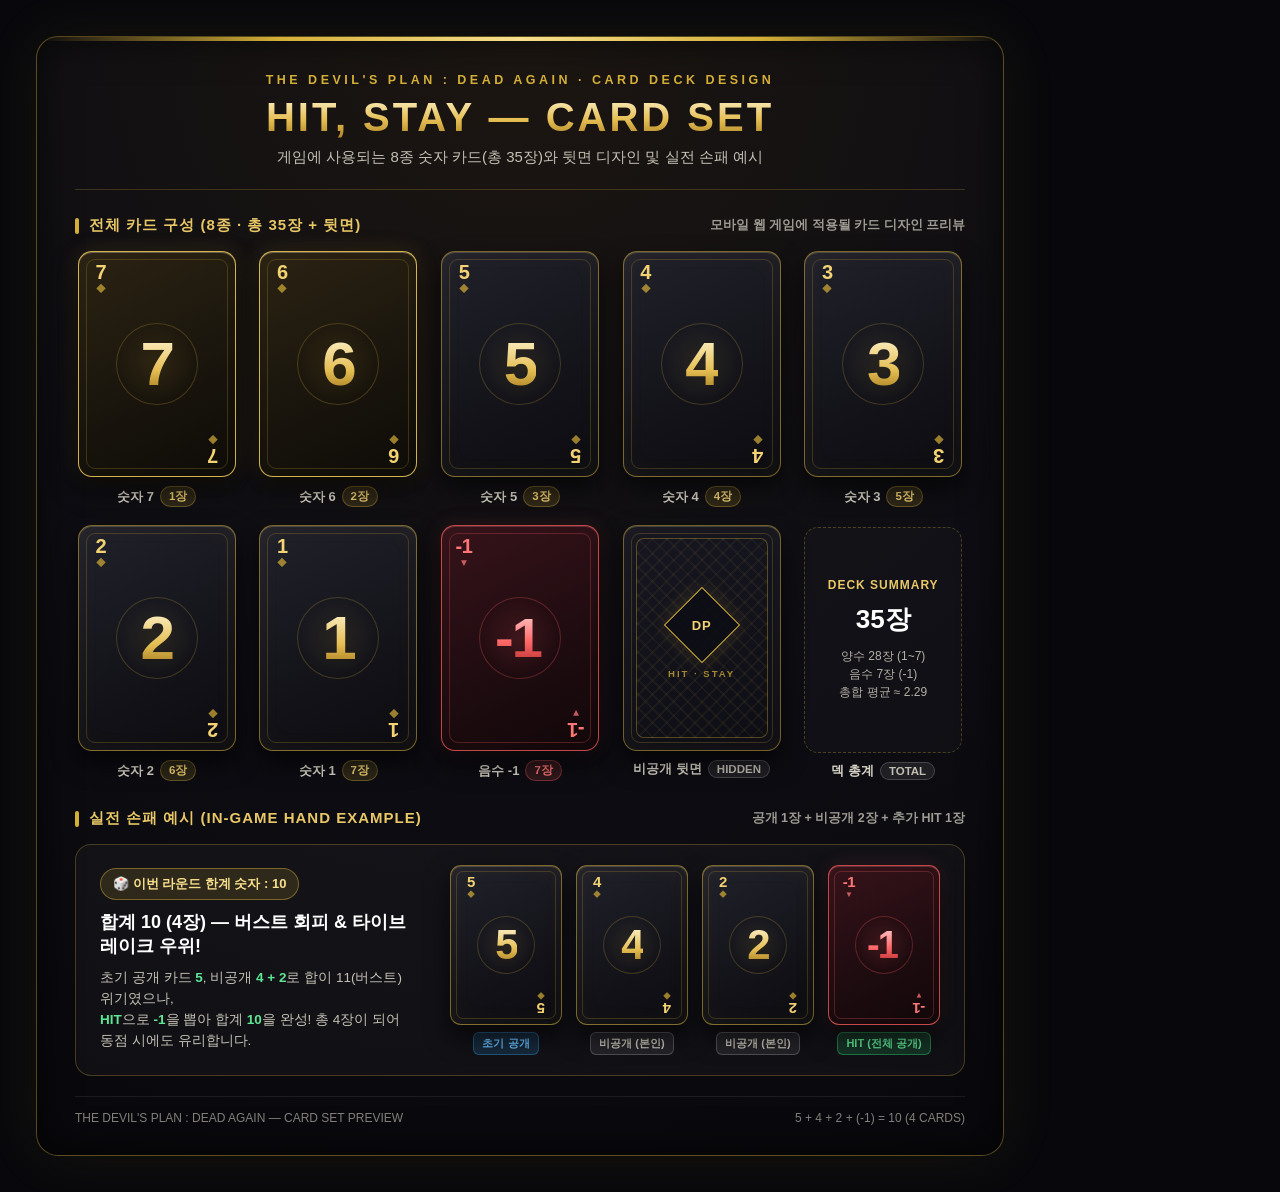
<file: hit_stay_cards.html>
<!DOCTYPE html>
<html lang="ko">
<head>
<meta charset="UTF-8" />
<meta name="viewport" content="width=device-width, initial-scale=1.0" />
<title>HIT, STAY — Card Design Showcase</title>
<style>
  * {
    box-sizing: border-box;
    margin: 0;
    padding: 0;
  }
  body {
    width: 1040px;
    background: #08080c;
    color: #f3f1ea;
    font-family: "Apple SD Gothic Neo", "Pretendard", "Noto Sans KR", -apple-system, BlinkMacSystemFont, sans-serif;
    padding: 36px;
    -webkit-font-smoothing: antialiased;
  }
  .frame {
    position: relative;
    background: radial-gradient(circle at 50% 0%, #1c1611 0%, #0d0d13 55%, #08080c 100%);
    border: 1.5px solid rgba(212, 175, 55, 0.38);
    border-radius: 22px;
    padding: 36px 38px 30px;
    box-shadow: 0 0 60px rgba(212, 175, 55, 0.08), inset 0 0 40px rgba(0, 0, 0, 0.65);
    overflow: hidden;
  }
  .frame::before {
    content: "";
    position: absolute;
    top: 0; left: 0; right: 0;
    height: 4px;
    background: linear-gradient(90deg, transparent, #d4af37, #f7df8c, #d4af37, transparent);
  }

  /* Header */
  .header {
    text-align: center;
    padding-bottom: 22px;
    border-bottom: 1px solid rgba(212, 175, 55, 0.22);
    margin-bottom: 26px;
  }
  .eyebrow {
    font-size: 12.5px;
    font-weight: 700;
    letter-spacing: 3.5px;
    color: #d4af37;
    text-transform: uppercase;
    margin-bottom: 8px;
  }
  .title {
    font-size: 40px;
    font-weight: 900;
    letter-spacing: 3px;
    background: linear-gradient(180deg, #fff5d1 0%, #e5be53 55%, #a87e22 100%);
    -webkit-background-clip: text;
    -webkit-text-fill-color: transparent;
    margin-bottom: 8px;
  }
  .subtitle {
    font-size: 15px;
    color: #c4c0b4;
  }

  /* Section Title */
  .section-title {
    display: flex;
    align-items: center;
    justify-content: space-between;
    margin-bottom: 16px;
  }
  .section-left {
    display: flex;
    align-items: center;
    gap: 10px;
    font-size: 15px;
    font-weight: 800;
    color: #e8c766;
    letter-spacing: 1px;
    text-transform: uppercase;
  }
  .section-left .bar {
    width: 4px;
    height: 16px;
    background: #d4af37;
    border-radius: 2px;
  }
  .section-right {
    font-size: 12.5px;
    color: #9e9b93;
    font-weight: 600;
  }

  /* Playing Card Grid */
  .card-grid {
    display: grid;
    grid-template-columns: repeat(5, 1fr);
    gap: 18px;
    margin-bottom: 28px;
  }

  .card-slot {
    display: flex;
    flex-direction: column;
    align-items: center;
    gap: 9px;
  }

  /* Realistic Playing Card */
  .playing-card {
    width: 158px;
    height: 226px;
    border-radius: 14px;
    position: relative;
    padding: 10px;
    background: linear-gradient(155deg, #21212b 0%, #121218 65%, #0c0c11 100%);
    border: 1.5px solid rgba(212, 175, 55, 0.55);
    box-shadow:
      0 12px 24px rgba(0, 0, 0, 0.6),
      inset 0 1px 0 rgba(255, 245, 209, 0.18),
      inset 0 0 24px rgba(212, 175, 55, 0.05);
    display: flex;
    flex-direction: column;
    justify-content: space-between;
    overflow: hidden;
  }
  .playing-card::after {
    content: "";
    position: absolute;
    inset: 7px;
    border: 1px solid rgba(212, 175, 55, 0.22);
    border-radius: 9px;
    pointer-events: none;
  }

  /* Special Tier Accents */
  .playing-card.rare {
    background: linear-gradient(155deg, #2b2313 0%, #17130c 65%, #0e0c08 100%);
    border-color: rgba(245, 206, 91, 0.85);
    box-shadow:
      0 12px 26px rgba(0, 0, 0, 0.65),
      0 0 22px rgba(212, 175, 55, 0.16),
      inset 0 1px 0 rgba(255, 245, 209, 0.3);
  }
  .playing-card.minus {
    background: linear-gradient(155deg, #36131a 0%, #1c0b0f 65%, #12070a 100%);
    border-color: rgba(235, 87, 87, 0.8);
    box-shadow:
      0 12px 26px rgba(0, 0, 0, 0.65),
      0 0 20px rgba(235, 87, 87, 0.14),
      inset 0 1px 0 rgba(255, 160, 160, 0.22);
  }
  .playing-card.minus::after {
    border-color: rgba(235, 87, 87, 0.28);
  }

  /* Corner Index */
  .corner {
    display: flex;
    flex-direction: column;
    align-items: center;
    line-height: 1;
    z-index: 2;
    width: 24px;
  }
  .corner.bottom {
    align-self: flex-end;
    transform: rotate(180deg);
  }
  .corner-num {
    font-size: 20px;
    font-weight: 900;
    color: #f3d273;
    letter-spacing: -0.5px;
  }
  .playing-card.minus .corner-num {
    color: #ff7675;
  }
  .corner-suit {
    font-size: 10px;
    color: rgba(212, 175, 55, 0.7);
    margin-top: 2px;
  }
  .playing-card.minus .corner-suit {
    color: rgba(255, 118, 117, 0.75);
  }

  /* Center Art */
  .card-center {
    position: absolute;
    inset: 0;
    display: flex;
    flex-direction: column;
    align-items: center;
    justify-content: center;
    z-index: 1;
  }
  .center-ring {
    width: 82px;
    height: 82px;
    border-radius: 50%;
    border: 1px solid rgba(212, 175, 55, 0.24);
    background: radial-gradient(circle, rgba(212, 175, 55, 0.1) 0%, transparent 70%);
    display: flex;
    align-items: center;
    justify-content: center;
  }
  .playing-card.minus .center-ring {
    border-color: rgba(235, 87, 87, 0.3);
    background: radial-gradient(circle, rgba(235, 87, 87, 0.14) 0%, transparent 70%);
  }
  .center-num {
    font-size: 62px;
    font-weight: 900;
    line-height: 1;
    background: linear-gradient(180deg, #fff6d6 0%, #e5be53 60%, #9f751b 100%);
    -webkit-background-clip: text;
    -webkit-text-fill-color: transparent;
    letter-spacing: -2px;
  }
  .playing-card.minus .center-num {
    font-size: 56px;
    background: linear-gradient(180deg, #ffd1d1 0%, #ff6b6b 55%, #b82b2b 100%);
    -webkit-background-clip: text;
    -webkit-text-fill-color: transparent;
    padding-right: 4px;
  }

  /* Card Back */
  .playing-card.back {
    background: linear-gradient(155deg, #171722 0%, #0d0d14 100%);
    border-color: rgba(212, 175, 55, 0.5);
    padding: 12px;
  }
  .back-pattern {
    width: 100%;
    height: 100%;
    border-radius: 8px;
    border: 1px solid rgba(212, 175, 55, 0.35);
    background-image:
      repeating-linear-gradient(45deg, rgba(212, 175, 55, 0.06) 0, rgba(212, 175, 55, 0.06) 2px, transparent 2px, transparent 10px),
      repeating-linear-gradient(-45deg, rgba(212, 175, 55, 0.06) 0, rgba(212, 175, 55, 0.06) 2px, transparent 2px, transparent 10px);
    display: flex;
    flex-direction: column;
    align-items: center;
    justify-content: center;
    gap: 8px;
  }
  .back-diamond {
    width: 54px;
    height: 54px;
    border: 1.5px solid #d4af37;
    transform: rotate(45deg);
    display: flex;
    align-items: center;
    justify-content: center;
    background: rgba(13, 13, 20, 0.9);
    box-shadow: 0 0 18px rgba(212, 175, 55, 0.2);
  }
  .back-diamond span {
    transform: rotate(-45deg);
    font-size: 13px;
    font-weight: 900;
    letter-spacing: 1px;
    color: #f3d273;
  }
  .back-label {
    margin-top: 8px;
    font-size: 9.5px;
    font-weight: 800;
    letter-spacing: 2px;
    color: rgba(212, 175, 55, 0.75);
  }

  /* Slot Caption */
  .slot-meta {
    display: flex;
    align-items: center;
    gap: 6px;
    font-size: 13px;
    font-weight: 700;
    color: #d8d4c8;
  }
  .pill {
    font-size: 11.5px;
    font-weight: 800;
    padding: 2px 8px;
    border-radius: 99px;
    background: rgba(212, 175, 55, 0.16);
    color: #f3d273;
    border: 1px solid rgba(212, 175, 55, 0.35);
  }
  .pill.red {
    background: rgba(235, 87, 87, 0.16);
    color: #ff7675;
    border-color: rgba(235, 87, 87, 0.4);
  }
  .pill.gray {
    background: rgba(255, 255, 255, 0.08);
    color: #c2beb3;
    border-color: rgba(255, 255, 255, 0.18);
  }

  /* Hand Example Section */
  .example-box {
    background: rgba(255, 255, 255, 0.03);
    border: 1px solid rgba(212, 175, 55, 0.28);
    border-radius: 16px;
    padding: 20px 24px;
    display: flex;
    align-items: center;
    justify-content: space-between;
    gap: 24px;
  }
  .example-left {
    display: flex;
    flex-direction: column;
    gap: 10px;
    max-width: 310px;
  }
  .target-badge {
    display: inline-flex;
    align-items: center;
    gap: 8px;
    background: rgba(212, 175, 55, 0.15);
    border: 1px solid rgba(212, 175, 55, 0.45);
    padding: 6px 12px;
    border-radius: 99px;
    font-size: 13px;
    font-weight: 800;
    color: #f7df8c;
    width: fit-content;
  }
  .example-title {
    font-size: 18px;
    font-weight: 800;
    color: #ffffff;
  }
  .example-desc {
    font-size: 13.5px;
    color: #c4c0b4;
    line-height: 1.55;
    word-break: keep-all;
  }
  .example-desc strong {
    color: #5ee695;
  }

  .hand-cards {
    display: flex;
    align-items: center;
    gap: 14px;
  }
  .mini-wrap {
    display: flex;
    flex-direction: column;
    align-items: center;
    gap: 7px;
  }
  .playing-card.sm {
    width: 112px;
    height: 160px;
    border-radius: 11px;
    padding: 8px;
  }
  .playing-card.sm::after {
    inset: 5px;
    border-radius: 7px;
  }
  .playing-card.sm .corner-num {
    font-size: 15px;
  }
  .playing-card.sm .corner-suit {
    font-size: 8px;
  }
  .playing-card.sm .center-ring {
    width: 58px;
    height: 58px;
  }
  .playing-card.sm .center-num {
    font-size: 42px;
  }
  .playing-card.sm.minus .center-num {
    font-size: 38px;
  }
  .state-tag {
    font-size: 11px;
    font-weight: 800;
    padding: 3px 8px;
    border-radius: 6px;
  }
  .state-tag.open {
    background: rgba(52, 152, 219, 0.18);
    color: #67b8f5;
    border: 1px solid rgba(52, 152, 219, 0.4);
  }
  .state-tag.secret {
    background: rgba(255, 255, 255, 0.08);
    color: #c4c0b4;
    border: 1px solid rgba(255, 255, 255, 0.2);
  }
  .state-tag.hit {
    background: rgba(46, 204, 113, 0.18);
    color: #5ee695;
    border: 1px solid rgba(46, 204, 113, 0.45);
  }

  .footer {
    margin-top: 20px;
    padding-top: 14px;
    border-top: 1px solid rgba(255, 255, 255, 0.08);
    display: flex;
    justify-content: space-between;
    font-size: 12px;
    color: #827f78;
  }
</style>
</head>
<body>
  <div class="frame">
    <div class="header">
      <div class="eyebrow">The Devil's Plan : Dead Again · Card Deck Design</div>
      <div class="title">HIT, STAY — CARD SET</div>
      <div class="subtitle">게임에 사용되는 8종 숫자 카드(총 35장)와 뒷면 디자인 및 실전 손패 예시</div>
    </div>

    <div class="section-title">
      <div class="section-left"><span class="bar"></span>전체 카드 구성 (8종 · 총 35장 + 뒷면)</div>
      <div class="section-right">모바일 웹 게임에 적용될 카드 디자인 프리뷰</div>
    </div>

    <div class="card-grid">
      <!-- 7 -->
      <div class="card-slot">
        <div class="playing-card rare">
          <div class="corner"><span class="corner-num">7</span><span class="corner-suit">◆</span></div>
          <div class="card-center"><div class="center-ring"><span class="center-num">7</span></div></div>
          <div class="corner bottom"><span class="corner-num">7</span><span class="corner-suit">◆</span></div>
        </div>
        <div class="slot-meta"><span>숫자 7</span><span class="pill">1장</span></div>
      </div>

      <!-- 6 -->
      <div class="card-slot">
        <div class="playing-card rare">
          <div class="corner"><span class="corner-num">6</span><span class="corner-suit">◆</span></div>
          <div class="card-center"><div class="center-ring"><span class="center-num">6</span></div></div>
          <div class="corner bottom"><span class="corner-num">6</span><span class="corner-suit">◆</span></div>
        </div>
        <div class="slot-meta"><span>숫자 6</span><span class="pill">2장</span></div>
      </div>

      <!-- 5 -->
      <div class="card-slot">
        <div class="playing-card">
          <div class="corner"><span class="corner-num">5</span><span class="corner-suit">◆</span></div>
          <div class="card-center"><div class="center-ring"><span class="center-num">5</span></div></div>
          <div class="corner bottom"><span class="corner-num">5</span><span class="corner-suit">◆</span></div>
        </div>
        <div class="slot-meta"><span>숫자 5</span><span class="pill">3장</span></div>
      </div>

      <!-- 4 -->
      <div class="card-slot">
        <div class="playing-card">
          <div class="corner"><span class="corner-num">4</span><span class="corner-suit">◆</span></div>
          <div class="card-center"><div class="center-ring"><span class="center-num">4</span></div></div>
          <div class="corner bottom"><span class="corner-num">4</span><span class="corner-suit">◆</span></div>
        </div>
        <div class="slot-meta"><span>숫자 4</span><span class="pill">4장</span></div>
      </div>

      <!-- 3 -->
      <div class="card-slot">
        <div class="playing-card">
          <div class="corner"><span class="corner-num">3</span><span class="corner-suit">◆</span></div>
          <div class="card-center"><div class="center-ring"><span class="center-num">3</span></div></div>
          <div class="corner bottom"><span class="corner-num">3</span><span class="corner-suit">◆</span></div>
        </div>
        <div class="slot-meta"><span>숫자 3</span><span class="pill">5장</span></div>
      </div>

      <!-- 2 -->
      <div class="card-slot">
        <div class="playing-card">
          <div class="corner"><span class="corner-num">2</span><span class="corner-suit">◆</span></div>
          <div class="card-center"><div class="center-ring"><span class="center-num">2</span></div></div>
          <div class="corner bottom"><span class="corner-num">2</span><span class="corner-suit">◆</span></div>
        </div>
        <div class="slot-meta"><span>숫자 2</span><span class="pill">6장</span></div>
      </div>

      <!-- 1 -->
      <div class="card-slot">
        <div class="playing-card">
          <div class="corner"><span class="corner-num">1</span><span class="corner-suit">◆</span></div>
          <div class="card-center"><div class="center-ring"><span class="center-num">1</span></div></div>
          <div class="corner bottom"><span class="corner-num">1</span><span class="corner-suit">◆</span></div>
        </div>
        <div class="slot-meta"><span>숫자 1</span><span class="pill">7장</span></div>
      </div>

      <!-- -1 -->
      <div class="card-slot">
        <div class="playing-card minus">
          <div class="corner"><span class="corner-num">-1</span><span class="corner-suit">▼</span></div>
          <div class="card-center"><div class="center-ring"><span class="center-num">-1</span></div></div>
          <div class="corner bottom"><span class="corner-num">-1</span><span class="corner-suit">▼</span></div>
        </div>
        <div class="slot-meta"><span>음수 -1</span><span class="pill red">7장</span></div>
      </div>

      <!-- Card Back -->
      <div class="card-slot">
        <div class="playing-card back">
          <div class="back-pattern">
            <div class="back-diamond"><span>DP</span></div>
            <div class="back-label">HIT · STAY</div>
          </div>
        </div>
        <div class="slot-meta"><span>비공개 뒷면</span><span class="pill gray">HIDDEN</span></div>
      </div>

      <!-- Card Back Info / Empty Slot -->
      <div class="card-slot" style="justify-content:center;">
        <div style="width:158px;height:226px;border-radius:14px;border:1px dashed rgba(212,175,55,0.3);background:rgba(255,255,255,0.02);padding:18px;display:flex;flex-direction:column;justify-content:center;gap:10px;text-align:center;">
          <div style="font-size:12px;font-weight:800;color:#e8c766;letter-spacing:1px;">DECK SUMMARY</div>
          <div style="font-size:26px;font-weight:900;color:#fff;">35장</div>
          <div style="font-size:12px;color:#b4b0a5;line-height:1.5;word-break:keep-all;">
            양수 28장 (1~7)<br/>음수 7장 (-1)<br/>총합 평균 ≈ 2.29
          </div>
        </div>
        <div class="slot-meta"><span>덱 총계</span><span class="pill gray">TOTAL</span></div>
      </div>
    </div>

    <div class="section-title">
      <div class="section-left"><span class="bar"></span>실전 손패 예시 (In-Game Hand Example)</div>
      <div class="section-right">공개 1장 + 비공개 2장 + 추가 HIT 1장</div>
    </div>

    <div class="example-box">
      <div class="example-left">
        <div class="target-badge">🎲 이번 라운드 한계 숫자 : 10</div>
        <div class="example-title">합계 10 (4장) — 버스트 회피 &amp; 타이브레이크 우위!</div>
        <div class="example-desc">
          초기 공개 카드 <strong>5</strong>, 비공개 <strong>4 + 2</strong>로 합이 11(버스트) 위기였으나,<br/>
          <strong>HIT</strong>으로 <strong>-1</strong>을 뽑아 합계 <strong>10</strong>을 완성! 총 4장이 되어 동점 시에도 유리합니다.
        </div>
      </div>

      <div class="hand-cards">
        <div class="mini-wrap">
          <div class="playing-card sm">
            <div class="corner"><span class="corner-num">5</span><span class="corner-suit">◆</span></div>
            <div class="card-center"><div class="center-ring"><span class="center-num">5</span></div></div>
            <div class="corner bottom"><span class="corner-num">5</span><span class="corner-suit">◆</span></div>
          </div>
          <span class="state-tag open">초기 공개</span>
        </div>

        <div class="mini-wrap">
          <div class="playing-card sm">
            <div class="corner"><span class="corner-num">4</span><span class="corner-suit">◆</span></div>
            <div class="card-center"><div class="center-ring"><span class="center-num">4</span></div></div>
            <div class="corner bottom"><span class="corner-num">4</span><span class="corner-suit">◆</span></div>
          </div>
          <span class="state-tag secret">비공개 (본인)</span>
        </div>

        <div class="mini-wrap">
          <div class="playing-card sm">
            <div class="corner"><span class="corner-num">2</span><span class="corner-suit">◆</span></div>
            <div class="card-center"><div class="center-ring"><span class="center-num">2</span></div></div>
            <div class="corner bottom"><span class="corner-num">2</span><span class="corner-suit">◆</span></div>
          </div>
          <span class="state-tag secret">비공개 (본인)</span>
        </div>

        <div class="mini-wrap">
          <div class="playing-card sm minus">
            <div class="corner"><span class="corner-num">-1</span><span class="corner-suit">▼</span></div>
            <div class="card-center"><div class="center-ring"><span class="center-num">-1</span></div></div>
            <div class="corner bottom"><span class="corner-num">-1</span><span class="corner-suit">▼</span></div>
          </div>
          <span class="state-tag hit">HIT (전체 공개)</span>
        </div>
      </div>
    </div>

    <div class="footer">
      <span>THE DEVIL'S PLAN : DEAD AGAIN — CARD SET PREVIEW</span>
      <span>5 + 4 + 2 + (-1) = 10 (4 CARDS)</span>
    </div>
  </div>
</body>
</html>
</file>
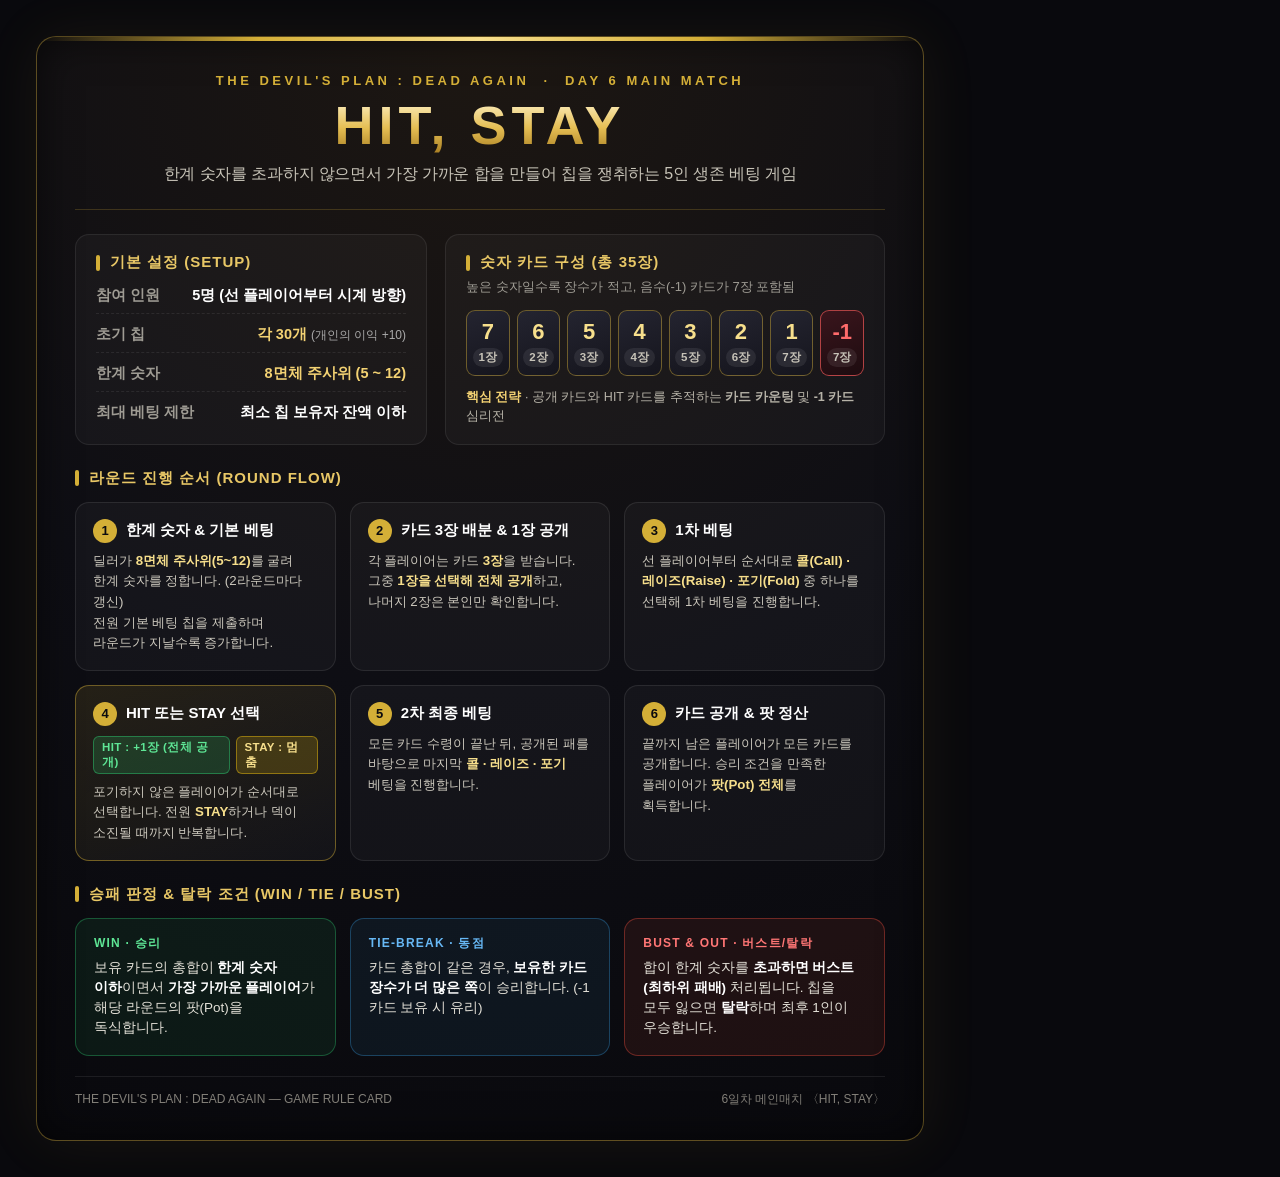
<file: hit_stay_rules.html>
<!DOCTYPE html>
<html lang="ko">
<head>
<meta charset="UTF-8" />
<meta name="viewport" content="width=device-width, initial-scale=1.0" />
<title>HIT, STAY — Rules</title>
<style>
  * {
    box-sizing: border-box;
    margin: 0;
    padding: 0;
  }
  body {
    width: 960px;
    background: #09090d;
    color: #f3f1ea;
    font-family: "Apple SD Gothic Neo", "Pretendard", "Noto Sans KR", -apple-system, BlinkMacSystemFont, sans-serif;
    padding: 36px;
    -webkit-font-smoothing: antialiased;
  }
  .frame {
    position: relative;
    background: radial-gradient(circle at 50% 0%, #1d1712 0%, #0e0e14 55%, #09090d 100%);
    border: 1.5px solid rgba(212, 175, 55, 0.38);
    border-radius: 20px;
    padding: 36px 38px 32px;
    box-shadow: 0 0 60px rgba(212, 175, 55, 0.08), inset 0 0 40px rgba(0, 0, 0, 0.6);
    overflow: hidden;
  }
  .frame::before {
    content: "";
    position: absolute;
    top: 0;
    left: 0;
    right: 0;
    height: 4px;
    background: linear-gradient(90deg, transparent, #d4af37, #f7df8c, #d4af37, transparent);
  }

  /* Header */
  .header {
    text-align: center;
    padding-bottom: 24px;
    border-bottom: 1px solid rgba(212, 175, 55, 0.22);
    margin-bottom: 24px;
  }
  .eyebrow {
    font-size: 13px;
    font-weight: 700;
    letter-spacing: 3.5px;
    color: #d4af37;
    text-transform: uppercase;
    margin-bottom: 8px;
  }
  .title {
    font-size: 54px;
    font-weight: 900;
    letter-spacing: 5px;
    line-height: 1.08;
    background: linear-gradient(180deg, #fff5d1 0%, #e5be53 55%, #a87e22 100%);
    -webkit-background-clip: text;
    -webkit-text-fill-color: transparent;
    margin-bottom: 10px;
  }
  .subtitle {
    font-size: 16px;
    color: #c8c4b8;
    font-weight: 500;
    letter-spacing: -0.2px;
  }

  /* Section Titles */
  .section-title {
    display: flex;
    align-items: center;
    gap: 10px;
    font-size: 15px;
    font-weight: 800;
    color: #e8c766;
    letter-spacing: 1px;
    margin-bottom: 14px;
    text-transform: uppercase;
  }
  .section-title .bar {
    width: 4px;
    height: 16px;
    background: #d4af37;
    border-radius: 2px;
  }

  /* Top Grid: Setup + Deck */
  .top-grid {
    display: grid;
    grid-template-columns: 1fr 1.25fr;
    gap: 18px;
    margin-bottom: 24px;
  }
  .panel {
    background: rgba(255, 255, 255, 0.03);
    border: 1px solid rgba(255, 255, 255, 0.08);
    border-radius: 14px;
    padding: 18px 20px;
  }
  .info-list {
    list-style: none;
    display: flex;
    flex-direction: column;
    gap: 11px;
  }
  .info-list li {
    display: flex;
    justify-content: space-between;
    align-items: center;
    font-size: 14.5px;
    border-bottom: 1px dashed rgba(255, 255, 255, 0.08);
    padding-bottom: 8px;
  }
  .info-list li:last-child {
    border-bottom: none;
    padding-bottom: 0;
  }
  .info-label {
    color: #9e9b93;
    font-weight: 600;
  }
  .info-val {
    color: #ffffff;
    font-weight: 700;
    text-align: right;
  }
  .highlight-gold {
    color: #f3d273;
  }

  /* Card Deck Visualization */
  .deck-sub {
    font-size: 13px;
    color: #9e9b93;
    margin-top: -8px;
    margin-bottom: 14px;
  }
  .cards-row {
    display: grid;
    grid-template-columns: repeat(8, 1fr);
    gap: 7px;
  }
  .mini-card {
    background: linear-gradient(160deg, #242430 0%, #15151d 100%);
    border: 1.5px solid rgba(212, 175, 55, 0.45);
    border-radius: 9px;
    padding: 10px 4px 8px;
    text-align: center;
    display: flex;
    flex-direction: column;
    align-items: center;
    gap: 5px;
  }
  .mini-card.minus {
    background: linear-gradient(160deg, #3a151c 0%, #1d0c10 100%);
    border-color: rgba(235, 87, 87, 0.7);
  }
  .card-num {
    font-size: 22px;
    font-weight: 900;
    color: #f7df8c;
    line-height: 1;
  }
  .mini-card.minus .card-num {
    color: #ff6b6b;
  }
  .card-cnt {
    font-size: 11.5px;
    font-weight: 700;
    color: #c7c3b8;
    background: rgba(255, 255, 255, 0.08);
    padding: 2px 6px;
    border-radius: 99px;
  }
  .deck-note {
    margin-top: 12px;
    font-size: 12.5px;
    color: #b7b3a8;
    line-height: 1.5;
    word-break: keep-all;
  }

  /* Round Flow */
  .steps-grid {
    display: grid;
    grid-template-columns: repeat(3, 1fr);
    gap: 14px;
    margin-bottom: 24px;
  }
  .step-card {
    background: rgba(255, 255, 255, 0.032);
    border: 1px solid rgba(255, 255, 255, 0.09);
    border-radius: 14px;
    padding: 16px 17px;
    display: flex;
    flex-direction: column;
    gap: 8px;
  }
  .step-card.featured {
    background: linear-gradient(160deg, rgba(212, 175, 55, 0.12) 0%, rgba(255, 255, 255, 0.03) 100%);
    border-color: rgba(212, 175, 55, 0.45);
  }
  .step-head {
    display: flex;
    align-items: center;
    gap: 9px;
  }
  .step-num {
    width: 24px;
    height: 24px;
    border-radius: 50%;
    background: #d4af37;
    color: #0b0b0f;
    font-size: 13px;
    font-weight: 900;
    display: flex;
    align-items: center;
    justify-content: center;
    flex-shrink: 0;
  }
  .step-name {
    font-size: 15px;
    font-weight: 800;
    color: #ffffff;
  }
  .step-desc {
    font-size: 13.3px;
    color: #ccc8bd;
    line-height: 1.55;
    word-break: keep-all;
  }
  .step-desc strong {
    color: #f7df8c;
    font-weight: 700;
  }
  .badge-row {
    display: flex;
    gap: 6px;
    margin-top: 2px;
  }
  .badge {
    font-size: 11.5px;
    font-weight: 800;
    padding: 3px 8px;
    border-radius: 6px;
    letter-spacing: 0.4px;
  }
  .badge.hit {
    background: rgba(46, 204, 113, 0.18);
    color: #5ee695;
    border: 1px solid rgba(46, 204, 113, 0.45);
  }
  .badge.stay {
    background: rgba(241, 196, 15, 0.18);
    color: #f7df8c;
    border: 1px solid rgba(241, 196, 15, 0.45);
  }

  /* Rules Footer Grid: Win / Tie / Bust */
  .outcomes-grid {
    display: grid;
    grid-template-columns: repeat(3, 1fr);
    gap: 14px;
    margin-bottom: 20px;
  }
  .outcome {
    border-radius: 14px;
    padding: 16px 18px;
    border: 1px solid;
  }
  .outcome.win {
    background: rgba(46, 204, 113, 0.08);
    border-color: rgba(46, 204, 113, 0.35);
  }
  .outcome.tie {
    background: rgba(52, 152, 219, 0.08);
    border-color: rgba(52, 152, 219, 0.35);
  }
  .outcome.bust {
    background: rgba(231, 76, 60, 0.09);
    border-color: rgba(231, 76, 60, 0.4);
  }
  .outcome-tag {
    font-size: 12px;
    font-weight: 900;
    letter-spacing: 1.2px;
    margin-bottom: 6px;
  }
  .outcome.win .outcome-tag { color: #5ee695; }
  .outcome.tie .outcome-tag { color: #67b8f5; }
  .outcome.bust .outcome-tag { color: #ff7675; }
  .outcome-text {
    font-size: 13.5px;
    color: #e4e1d8;
    line-height: 1.5;
    word-break: keep-all;
  }
  .outcome-text strong {
    color: #ffffff;
  }

  /* Footer */
  .footer {
    display: flex;
    justify-content: space-between;
    align-items: center;
    padding-top: 14px;
    border-top: 1px solid rgba(255, 255, 255, 0.08);
    font-size: 12px;
    color: #827f78;
  }
</style>
</head>
<body>
  <div class="frame">
    <div class="header">
      <div class="eyebrow">The Devil's Plan : Dead Again &nbsp;·&nbsp; Day 6 Main Match</div>
      <div class="title">HIT, STAY</div>
      <div class="subtitle">한계 숫자를 초과하지 않으면서 가장 가까운 합을 만들어 칩을 쟁취하는 5인 생존 베팅 게임</div>
    </div>

    <div class="top-grid">
      <div class="panel">
        <div class="section-title"><span class="bar"></span>기본 설정 (Setup)</div>
        <ul class="info-list">
          <li>
            <span class="info-label">참여 인원</span>
            <span class="info-val">5명 (선 플레이어부터 시계 방향)</span>
          </li>
          <li>
            <span class="info-label">초기 칩</span>
            <span class="info-val highlight-gold">각 30개 <span style="font-size:12px;color:#aaa;font-weight:500;">(개인의 이익 +10)</span></span>
          </li>
          <li>
            <span class="info-label">한계 숫자</span>
            <span class="info-val highlight-gold">8면체 주사위 (5 ~ 12)</span>
          </li>
          <li>
            <span class="info-label">최대 베팅 제한</span>
            <span class="info-val">최소 칩 보유자 잔액 이하</span>
          </li>
        </ul>
      </div>

      <div class="panel">
        <div class="section-title"><span class="bar"></span>숫자 카드 구성 (총 35장)</div>
        <div class="deck-sub">높은 숫자일수록 장수가 적고, 음수(-1) 카드가 7장 포함됨</div>
        <div class="cards-row">
          <div class="mini-card"><div class="card-num">7</div><div class="card-cnt">1장</div></div>
          <div class="mini-card"><div class="card-num">6</div><div class="card-cnt">2장</div></div>
          <div class="mini-card"><div class="card-num">5</div><div class="card-cnt">3장</div></div>
          <div class="mini-card"><div class="card-num">4</div><div class="card-cnt">4장</div></div>
          <div class="mini-card"><div class="card-num">3</div><div class="card-cnt">5장</div></div>
          <div class="mini-card"><div class="card-num">2</div><div class="card-cnt">6장</div></div>
          <div class="mini-card"><div class="card-num">1</div><div class="card-cnt">7장</div></div>
          <div class="mini-card minus"><div class="card-num">-1</div><div class="card-cnt">7장</div></div>
        </div>
        <div class="deck-note">
          <strong style="color:#f3d273;">핵심 전략</strong> · 공개 카드와 HIT 카드를 추적하는 <strong>카드 카운팅</strong> 및 <strong>-1 카드</strong> 심리전
        </div>
      </div>
    </div>

    <div class="section-title"><span class="bar"></span>라운드 진행 순서 (Round Flow)</div>
    <div class="steps-grid">
      <div class="step-card">
        <div class="step-head">
          <div class="step-num">1</div>
          <div class="step-name">한계 숫자 &amp; 기본 베팅</div>
        </div>
        <div class="step-desc">
          딜러가 <strong>8면체 주사위(5~12)</strong>를 굴려 한계 숫자를 정합니다. (2라운드마다 갱신)<br/>
          전원 기본 베팅 칩을 제출하며 라운드가 지날수록 증가합니다.
        </div>
      </div>

      <div class="step-card">
        <div class="step-head">
          <div class="step-num">2</div>
          <div class="step-name">카드 3장 배분 &amp; 1장 공개</div>
        </div>
        <div class="step-desc">
          각 플레이어는 카드 <strong>3장</strong>을 받습니다.<br/>
          그중 <strong>1장을 선택해 전체 공개</strong>하고, 나머지 2장은 본인만 확인합니다.
        </div>
      </div>

      <div class="step-card">
        <div class="step-head">
          <div class="step-num">3</div>
          <div class="step-name">1차 베팅</div>
        </div>
        <div class="step-desc">
          선 플레이어부터 순서대로 <strong>콜(Call) · 레이즈(Raise) · 포기(Fold)</strong> 중 하나를 선택해 1차 베팅을 진행합니다.
        </div>
      </div>

      <div class="step-card featured">
        <div class="step-head">
          <div class="step-num">4</div>
          <div class="step-name">HIT 또는 STAY 선택</div>
        </div>
        <div class="badge-row">
          <span class="badge hit">HIT : +1장 (전체 공개)</span>
          <span class="badge stay">STAY : 멈춤</span>
        </div>
        <div class="step-desc">
          포기하지 않은 플레이어가 순서대로 선택합니다. 전원 <strong>STAY</strong>하거나 덱이 소진될 때까지 반복합니다.
        </div>
      </div>

      <div class="step-card">
        <div class="step-head">
          <div class="step-num">5</div>
          <div class="step-name">2차 최종 베팅</div>
        </div>
        <div class="step-desc">
          모든 카드 수령이 끝난 뒤, 공개된 패를 바탕으로 마지막 <strong>콜 · 레이즈 · 포기</strong> 베팅을 진행합니다.
        </div>
      </div>

      <div class="step-card">
        <div class="step-head">
          <div class="step-num">6</div>
          <div class="step-name">카드 공개 &amp; 팟 정산</div>
        </div>
        <div class="step-desc">
          끝까지 남은 플레이어가 모든 카드를 공개합니다. 승리 조건을 만족한 플레이어가 <strong>팟(Pot) 전체</strong>를 획득합니다.
        </div>
      </div>
    </div>

    <div class="section-title"><span class="bar"></span>승패 판정 &amp; 탈락 조건 (Win / Tie / Bust)</div>
    <div class="outcomes-grid">
      <div class="outcome win">
        <div class="outcome-tag">WIN · 승리</div>
        <div class="outcome-text">
          보유 카드의 총합이 <strong>한계 숫자 이하</strong>이면서 <strong>가장 가까운 플레이어</strong>가 해당 라운드의 팟(Pot)을 독식합니다.
        </div>
      </div>
      <div class="outcome tie">
        <div class="outcome-tag">TIE-BREAK · 동점</div>
        <div class="outcome-text">
          카드 총합이 같은 경우, <strong>보유한 카드 장수가 더 많은 쪽</strong>이 승리합니다. (-1 카드 보유 시 유리)
        </div>
      </div>
      <div class="outcome bust">
        <div class="outcome-tag">BUST &amp; OUT · 버스트/탈락</div>
        <div class="outcome-text">
          합이 한계 숫자를 <strong>초과하면 버스트(최하위 패배)</strong> 처리됩니다. 칩을 모두 잃으면 <strong>탈락</strong>하며 최후 1인이 우승합니다.
        </div>
      </div>
    </div>

    <div class="footer">
      <span>THE DEVIL'S PLAN : DEAD AGAIN — GAME RULE CARD</span>
      <span>6일차 메인매치 〈HIT, STAY〉</span>
    </div>
  </div>
</body>
</html>
</file>
